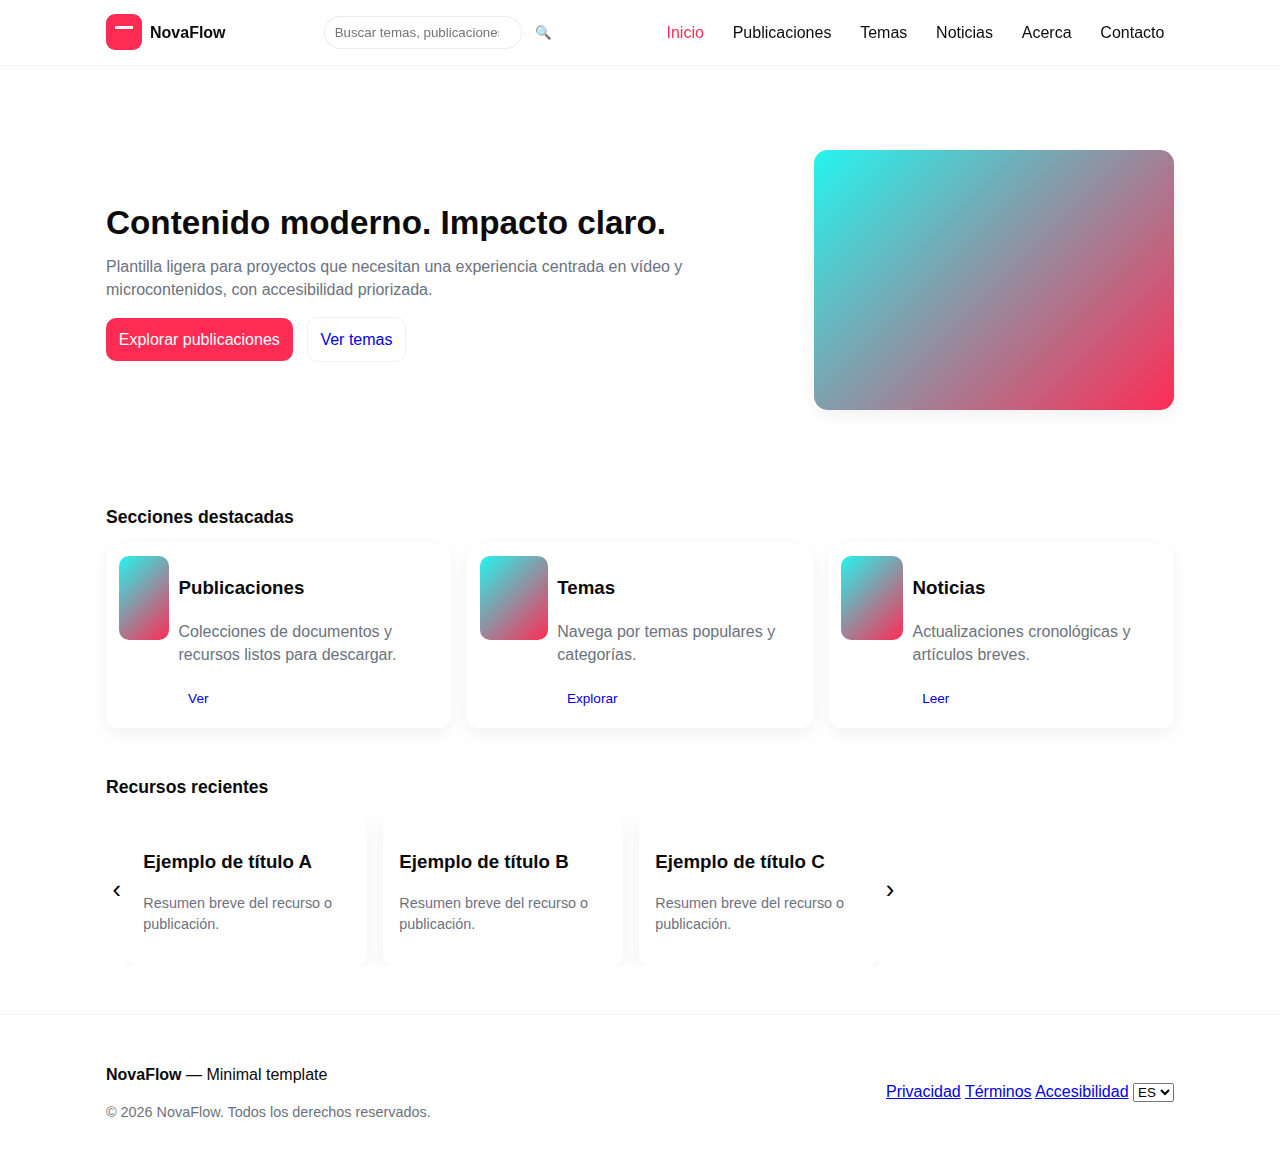
<file: index.html>
<!doctype html>
<html lang="es">
<head>
  <meta charset="utf-8" />
  <meta name="viewport" content="width=device-width,initial-scale=1" />
  <title>NovaFlow — Home</title>
  <meta name="description" content="Plantilla moderna y minimalista inspirada en la estructura de plataformas de contenido. Sitio de ejemplo." />
  <link rel="stylesheet" href="style.css" />
  <!-- Preconnect local fonts (if hosting) - otherwise system fonts -->
</head>
<body>
  <!-- Fixed header -->
  <header class="site-header" role="banner">
    <div class="container header-inner">
      <a class="brand" href="index.html" aria-label="NovaFlow home">
        <!-- simple SVG logo -->
        <svg width="36" height="36" viewBox="0 0 24 24" aria-hidden="true" focusable="false">
          <rect rx="6" width="24" height="24" fill="#FE2C55"></rect>
          <path d="M6 8h12v2H6z" fill="#fff" opacity="0.95"></path>
        </svg>
        <span class="brand-name">NovaFlow</span>
      </a>

      <form class="search" role="search" aria-label="Buscar en el sitio" onsubmit="return false;">
        <label for="site-search" class="sr-only">Buscar</label>
        <input id="site-search" type="search" placeholder="Buscar temas, publicaciones..." />
        <button aria-label="Buscar" class="btn-icon" type="submit">🔍</button>
      </form>

      <nav class="main-nav" role="navigation" aria-label="Main">
        <button id="nav-toggle" aria-expanded="false" aria-controls="main-menu" class="nav-toggle">☰</button>
        <ul id="main-menu" class="nav-list">
          <li><a href="index.html" class="active">Inicio</a></li>
          <li><a href="publications.html">Publicaciones</a></li>
          <li><a href="topics.html">Temas</a></li>
          <li><a href="news.html">Noticias</a></li>
          <li><a href="about.html">Acerca</a></li>
          <li><a href="contact.html">Contacto</a></li>
        </ul>
      </nav>
    </div>
  </header>

  <main id="main" class="site-main" tabindex="-1">
    <!-- Hero -->
    <section class="hero" aria-labelledby="hero-title">
      <div class="container hero-grid">
        <div class="hero-content">
          <h1 id="hero-title">Contenido moderno. Impacto claro.</h1>
          <p class="lead">Plantilla ligera para proyectos que necesitan una experiencia centrada en vídeo y microcontenidos, con accesibilidad priorizada.</p>
          <div class="hero-cta">
            <a class="btn primary" href="publications.html">Explorar publicaciones</a>
            <a class="btn ghost" href="topics.html">Ver temas</a>
          </div>
        </div>
        <div class="hero-visual" aria-hidden="true">
          <!-- decorative gradient + micro-card mock -->
          <div class="card-mock" role="img" aria-label="Mock preview visual"></div>
        </div>
      </div>
    </section>

    <!-- Highlights / Cards -->
    <section class="highlights" aria-labelledby="highlights-title">
      <div class="container">
        <h2 id="highlights-title" class="section-title">Secciones destacadas</h2>
        <ul class="card-grid" role="list">
          <li class="card">
            <div class="card-media" aria-hidden="true"></div>
            <div class="card-body">
              <h3>Publicaciones</h3>
              <p class="muted">Colecciones de documentos y recursos listos para descargar.</p>
              <a class="btn small" href="publications.html">Ver</a>
            </div>
          </li>
          <li class="card">
            <div class="card-media" aria-hidden="true"></div>
            <div class="card-body">
              <h3>Temas</h3>
              <p class="muted">Navega por temas populares y categorías.</p>
              <a class="btn small" href="topics.html">Explorar</a>
            </div>
          </li>
          <li class="card">
            <div class="card-media" aria-hidden="true"></div>
            <div class="card-body">
              <h3>Noticias</h3>
              <p class="muted">Actualizaciones cronológicas y artículos breves.</p>
              <a class="btn small" href="news.html">Leer</a>
            </div>
          </li>
        </ul>
      </div>
    </section>

    <!-- Carousel / Resources -->
    <section class="resources" aria-labelledby="resources-title">
      <div class="container">
        <h2 id="resources-title" class="section-title">Recursos recientes</h2>
        <div class="carousel" data-carousel>
          <button class="carousel-prev" aria-label="Anterior">‹</button>
          <ul class="carousel-track" role="list">
            <li class="carousel-item" tabindex="0">
              <article class="resource">
                <div class="thumb" aria-hidden="true"></div>
                <h3>Ejemplo de título A</h3>
                <p class="muted small">Resumen breve del recurso o publicación.</p>
              </article>
            </li>
            <li class="carousel-item" tabindex="0">
              <article class="resource">
                <div class="thumb" aria-hidden="true"></div>
                <h3>Ejemplo de título B</h3>
                <p class="muted small">Resumen breve del recurso o publicación.</p>
              </article>
            </li>
            <li class="carousel-item" tabindex="0">
              <article class="resource">
                <div class="thumb" aria-hidden="true"></div>
                <h3>Ejemplo de título C</h3>
                <p class="muted small">Resumen breve del recurso o publicación.</p>
              </article>
            </li>
          </ul>
          <button class="carousel-next" aria-label="Siguiente">›</button>
        </div>
      </div>
    </section>
  </main>

  <!-- Footer -->
  <footer class="site-footer" role="contentinfo">
    <div class="container footer-grid">
      <div>
        <p class="brand-foot"><strong>NovaFlow</strong> — Minimal template</p>
        <p class="muted small">© <span id="year"></span> NovaFlow. Todos los derechos reservados.</p>
      </div>
      <div class="footer-links">
        <a href="#">Privacidad</a>
        <a href="#">Términos</a>
        <a href="#">Accesibilidad</a>
        <select aria-label="Seleccionar idioma" id="lang-select">
          <option value="es">ES</option>
          <option value="en">EN</option>
        </select>
      </div>
    </div>
  </footer>

  <script src="main.js" defer></script>
</body>
</html>
</file>
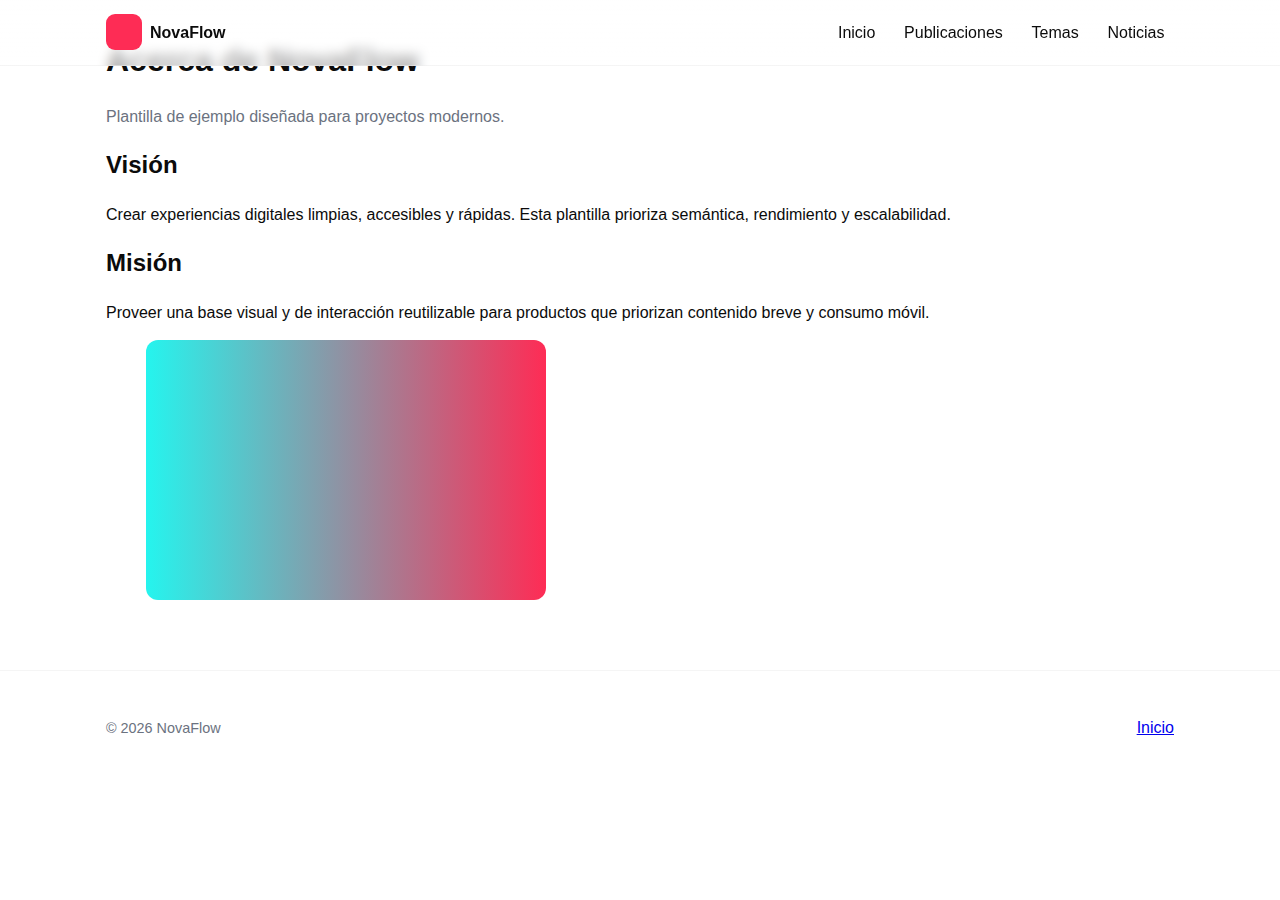
<file: about.html>
<!doctype html>
<html lang="es">
<head>
  <meta charset="utf-8" />
  <meta name="viewport" content="width=device-width,initial-scale=1" />
  <title>NovaFlow — Acerca de</title>
  <link rel="stylesheet" href="style.css" />
</head>
<body>
  <header class="site-header" role="banner">
    <div class="container header-inner">
      <a class="brand" href="index.html" aria-label="NovaFlow home"><svg width="36" height="36" viewBox="0 0 24 24" aria-hidden="true"><rect rx="6" width="24" height="24" fill="#FE2C55"></rect></svg><span class="brand-name">NovaFlow</span></a>
      <nav class="main-nav" role="navigation" aria-label="Main">
        <ul class="nav-list">
          <li><a href="index.html">Inicio</a></li>
          <li><a href="publications.html">Publicaciones</a></li>
          <li><a href="topics.html">Temas</a></li>
          <li><a href="news.html">Noticias</a></li>
        </ul>
      </nav>
    </div>
  </header>

  <main class="container about">
    <header class="page-header">
      <h1>Acerca de NovaFlow</h1>
      <p class="muted">Plantilla de ejemplo diseñada para proyectos modernos.</p>
    </header>

    <section class="about-grid">
      <div class="about-text">
        <h2>Visión</h2>
        <p>Crear experiencias digitales limpias, accesibles y rápidas. Esta plantilla prioriza semántica, rendimiento y escalabilidad.</p>

        <h2>Misión</h2>
        <p>Proveer una base visual y de interacción reutilizable para productos que priorizan contenido breve y consumo móvil.</p>
      </div>

      <figure class="about-visual" aria-hidden="true">
        <!-- decorative illustration -->
        <svg width="400" height="260" viewBox="0 0 400 260" role="img" aria-hidden="true">
          <rect width="100%" height="100%" rx="12" fill="url(#g1)"></rect>
          <defs><linearGradient id="g1" x1="0" x2="1"><stop offset="0" stop-color="#25F4EE"/><stop offset="1" stop-color="#FE2C55"/></linearGradient></defs>
        </svg>
      </figure>
    </section>
  </main>

  <footer class="site-footer">
    <div class="container footer-grid">
      <div><p class="muted small">© <span id="year5"></span> NovaFlow</p></div>
      <div><a href="index.html">Inicio</a></div>
    </div>
  </footer>

  <script src="main.js" defer></script>
</body>
</html>
</file>
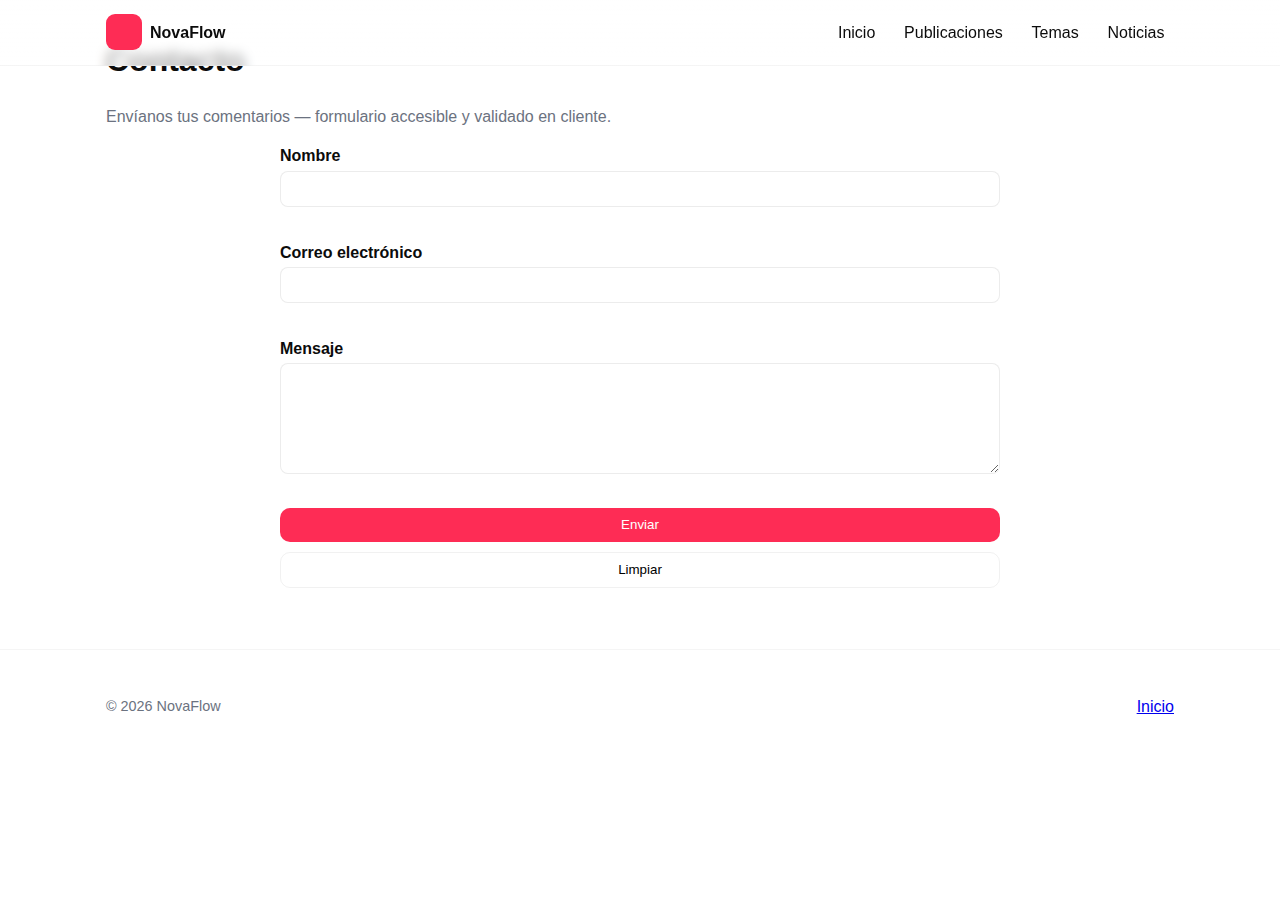
<file: contact.html>
<!doctype html>
<html lang="es">
<head>
  <meta charset="utf-8" />
  <meta name="viewport" content="width=device-width,initial-scale=1" />
  <title>NovaFlow — Contacto</title>
  <link rel="stylesheet" href="style.css" />
</head>
<body>
  <header class="site-header" role="banner">
    <div class="container header-inner">
      <a class="brand" href="index.html" aria-label="NovaFlow home"><svg width="36" height="36" viewBox="0 0 24 24" aria-hidden="true"><rect rx="6" width="24" height="24" fill="#FE2C55"></rect></svg><span class="brand-name">NovaFlow</span></a>
      <nav class="main-nav" role="navigation" aria-label="Main">
        <ul class="nav-list">
          <li><a href="index.html">Inicio</a></li>
          <li><a href="publications.html">Publicaciones</a></li>
          <li><a href="topics.html">Temas</a></li>
          <li><a href="news.html">Noticias</a></li>
        </ul>
      </nav>
    </div>
  </header>

  <main class="container">
    <header class="page-header">
      <h1>Contacto</h1>
      <p class="muted">Envíanos tus comentarios — formulario accesible y validado en cliente.</p>
    </header>

    <section class="contact-form">
      <form id="contact" novalidate>
        <div class="form-row">
          <label for="name">Nombre</label>
          <input id="name" name="name" type="text" required aria-required="true" />
          <span class="form-error" id="err-name" aria-live="polite"></span>
        </div>

        <div class="form-row">
          <label for="email">Correo electrónico</label>
          <input id="email" name="email" type="email" inputmode="email" required aria-required="true" />
          <span class="form-error" id="err-email" aria-live="polite"></span>
        </div>

        <div class="form-row">
          <label for="message">Mensaje</label>
          <textarea id="message" name="message" rows="6" required aria-required="true"></textarea>
          <span class="form-error" id="err-message" aria-live="polite"></span>
        </div>

        <div class="form-row form-actions">
          <button class="btn primary" type="submit">Enviar</button>
          <button class="btn ghost" type="reset">Limpiar</button>
        </div>

        <div id="form-status" aria-live="polite" class="form-status"></div>
      </form>
    </section>
  </main>

  <footer class="site-footer">
    <div class="container footer-grid">
      <div><p class="muted small">© <span id="year6"></span> NovaFlow</p></div>
      <div><a href="index.html">Inicio</a></div>
    </div>
  </footer>

  <script src="main.js" defer></script>
</body>
</html>
</file>
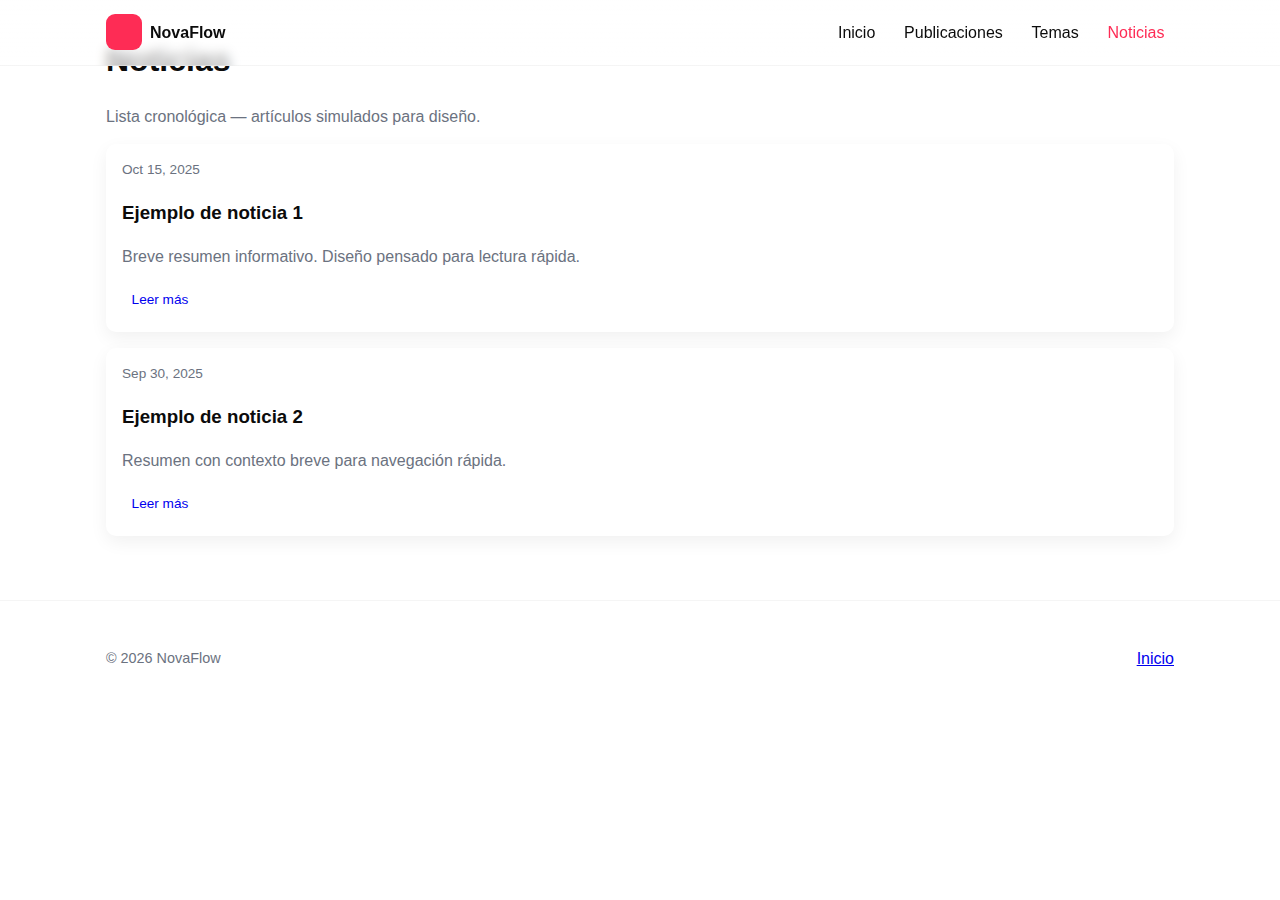
<file: news.html>
<!doctype html>
<html lang="es">
<head>
  <meta charset="utf-8" />
  <meta name="viewport" content="width=device-width,initial-scale=1" />
  <title>NovaFlow — Noticias</title>
  <link rel="stylesheet" href="style.css" />
</head>
<body>
  <header class="site-header" role="banner">
    <div class="container header-inner">
      <a class="brand" href="index.html" aria-label="NovaFlow home"><svg width="36" height="36" viewBox="0 0 24 24" aria-hidden="true"><rect rx="6" width="24" height="24" fill="#FE2C55"></rect></svg><span class="brand-name">NovaFlow</span></a>
      <nav class="main-nav" role="navigation" aria-label="Main">
        <ul class="nav-list">
          <li><a href="index.html">Inicio</a></li>
          <li><a href="publications.html">Publicaciones</a></li>
          <li><a href="topics.html">Temas</a></li>
          <li><a href="news.html" class="active">Noticias</a></li>
        </ul>
      </nav>
    </div>
  </header>

  <main class="container">
    <header class="page-header">
      <h1>Noticias</h1>
      <p class="muted">Lista cronológica — artículos simulados para diseño.</p>
    </header>

    <section class="news-list" aria-labelledby="news-list-title">
      <h2 id="news-list-title" class="sr-only">Lista de noticias</h2>
      <article class="news-item" aria-labelledby="n1-title">
        <time datetime="2025-10-15" class="news-date">Oct 15, 2025</time>
        <h3 id="n1-title">Ejemplo de noticia 1</h3>
        <p class="muted">Breve resumen informativo. Diseño pensado para lectura rápida.</p>
        <a href="#" class="btn small">Leer más</a>
      </article>

      <article class="news-item" aria-labelledby="n2-title">
        <time datetime="2025-09-30" class="news-date">Sep 30, 2025</time>
        <h3 id="n2-title">Ejemplo de noticia 2</h3>
        <p class="muted">Resumen con contexto breve para navegación rápida.</p>
        <a href="#" class="btn small">Leer más</a>
      </article>
    </section>
  </main>

  <footer class="site-footer">
    <div class="container footer-grid">
      <div><p class="muted small">© <span id="year4"></span> NovaFlow</p></div>
      <div><a href="index.html">Inicio</a></div>
    </div>
  </footer>

  <script src="main.js" defer></script>
</body>
</html>
</file>
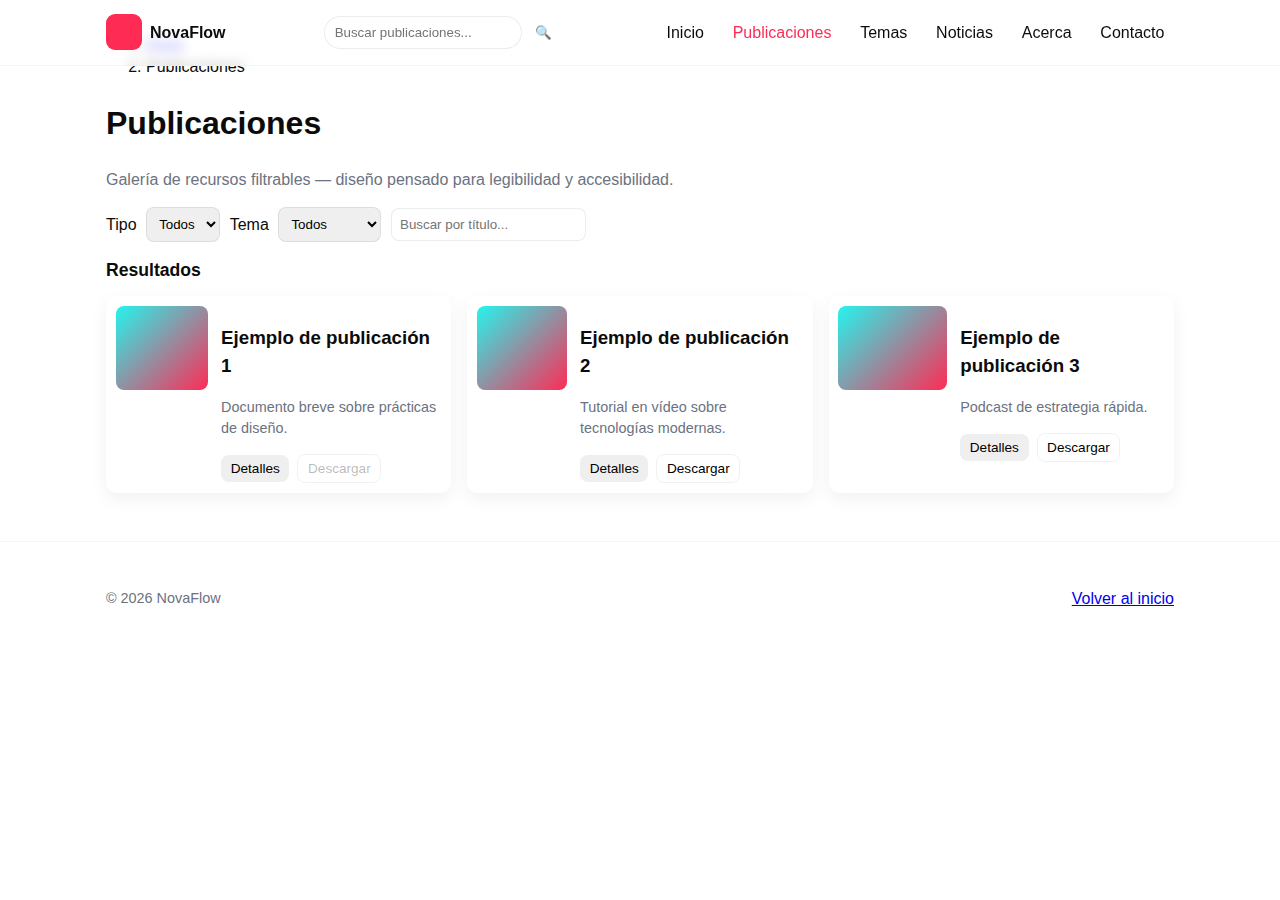
<file: publications.html>
<!doctype html>
<html lang="es">
<head>
  <meta charset="utf-8" />
  <meta name="viewport" content="width=device-width,initial-scale=1" />
  <title>NovaFlow — Publicaciones</title>
  <link rel="stylesheet" href="style.css" />
</head>
<body>
  <!-- Reuse header (duplicated for static site) -->
  <header class="site-header" role="banner">
    <div class="container header-inner">
      <a class="brand" href="index.html" aria-label="NovaFlow home">
        <svg width="36" height="36" viewBox="0 0 24 24" aria-hidden="true"><rect rx="6" width="24" height="24" fill="#FE2C55"></rect></svg>
        <span class="brand-name">NovaFlow</span>
      </a>
      <form class="search" role="search" aria-label="Buscar en publicaciones" onsubmit="return false;">
        <label class="sr-only" for="pub-search">Buscar publicaciones</label>
        <input id="pub-search" type="search" placeholder="Buscar publicaciones..." />
        <button aria-label="Buscar" class="btn-icon" type="submit">🔍</button>
      </form>
      <nav class="main-nav" role="navigation" aria-label="Main">
        <button id="nav-toggle-2" aria-expanded="false" aria-controls="main-menu-2" class="nav-toggle">☰</button>
        <ul id="main-menu-2" class="nav-list">
          <li><a href="index.html">Inicio</a></li>
          <li><a href="publications.html" class="active">Publicaciones</a></li>
          <li><a href="topics.html">Temas</a></li>
          <li><a href="news.html">Noticias</a></li>
          <li><a href="about.html">Acerca</a></li>
          <li><a href="contact.html">Contacto</a></li>
        </ul>
      </nav>
    </div>
  </header>

  <main id="main" class="container">
    <nav class="crumbs" aria-label="Breadcrumb">
      <ol>
        <li><a href="index.html">Inicio</a></li>
        <li aria-current="page">Publicaciones</li>
      </ol>
    </nav>

    <header class="page-header">
      <h1>Publicaciones</h1>
      <p class="muted">Galería de recursos filtrables — diseño pensado para legibilidad y accesibilidad.</p>
    </header>

    <section class="filters" aria-labelledby="filters-title">
      <h2 id="filters-title" class="sr-only">Filtros</h2>
      <div class="filter-controls">
        <label for="filter-type">Tipo</label>
        <select id="filter-type" aria-controls="pub-list">
          <option value="all">Todos</option>
          <option value="pdf">PDF</option>
          <option value="audio">Audio</option>
          <option value="video">Video</option>
        </select>

        <label for="filter-topic">Tema</label>
        <select id="filter-topic" aria-controls="pub-list">
          <option value="all">Todos</option>
          <option value="design">Diseño</option>
          <option value="strategy">Estrategia</option>
          <option value="tech">Tecnología</option>
        </select>

        <label for="filter-search" class="sr-only">Buscar publicaciones</label>
        <input id="filter-search" type="search" placeholder="Buscar por título..." />
      </div>
    </section>

    <section class="gallery" aria-labelledby="gallery-title">
      <h2 id="gallery-title" class="section-title">Resultados</h2>
      <ul id="pub-list" class="pub-grid" role="list">
        <!-- Example card items - simulated downloads (no real files) -->
        <li class="pub-card" data-type="pdf" data-topic="design">
          <div class="pub-thumb" aria-hidden="true"></div>
          <div class="pub-body">
            <h3>Ejemplo de publicación 1</h3>
            <p class="muted small">Documento breve sobre prácticas de diseño.</p>
            <div class="pub-actions">
              <button class="btn small" aria-label="Ver detalles">Detalles</button>
              <button class="btn small ghost" aria-label="Descargar" disabled>Descargar</button>
            </div>
          </div>
        </li>

        <li class="pub-card" data-type="video" data-topic="tech">
          <div class="pub-thumb" aria-hidden="true"></div>
          <div class="pub-body">
            <h3>Ejemplo de publicación 2</h3>
            <p class="muted small">Tutorial en vídeo sobre tecnologías modernas.</p>
            <div class="pub-actions">
              <button class="btn small" aria-label="Ver detalles">Detalles</button>
              <button class="btn small ghost" aria-label="Descargar">Descargar</button>
            </div>
          </div>
        </li>

        <li class="pub-card" data-type="audio" data-topic="strategy">
          <div class="pub-thumb" aria-hidden="true"></div>
          <div class="pub-body">
            <h3>Ejemplo de publicación 3</h3>
            <p class="muted small">Podcast de estrategia rápida.</p>
            <div class="pub-actions">
              <button class="btn small" aria-label="Ver detalles">Detalles</button>
              <button class="btn small ghost" aria-label="Descargar">Descargar</button>
            </div>
          </div>
        </li>

        <!-- add more as needed -->
      </ul>
    </section>
  </main>

  <footer class="site-footer">
    <div class="container footer-grid">
      <div><p class="muted small">© <span id="year2"></span> NovaFlow</p></div>
      <div><a href="index.html">Volver al inicio</a></div>
    </div>
  </footer>

  <script src="main.js" defer></script>
</body>
</html>
</file>
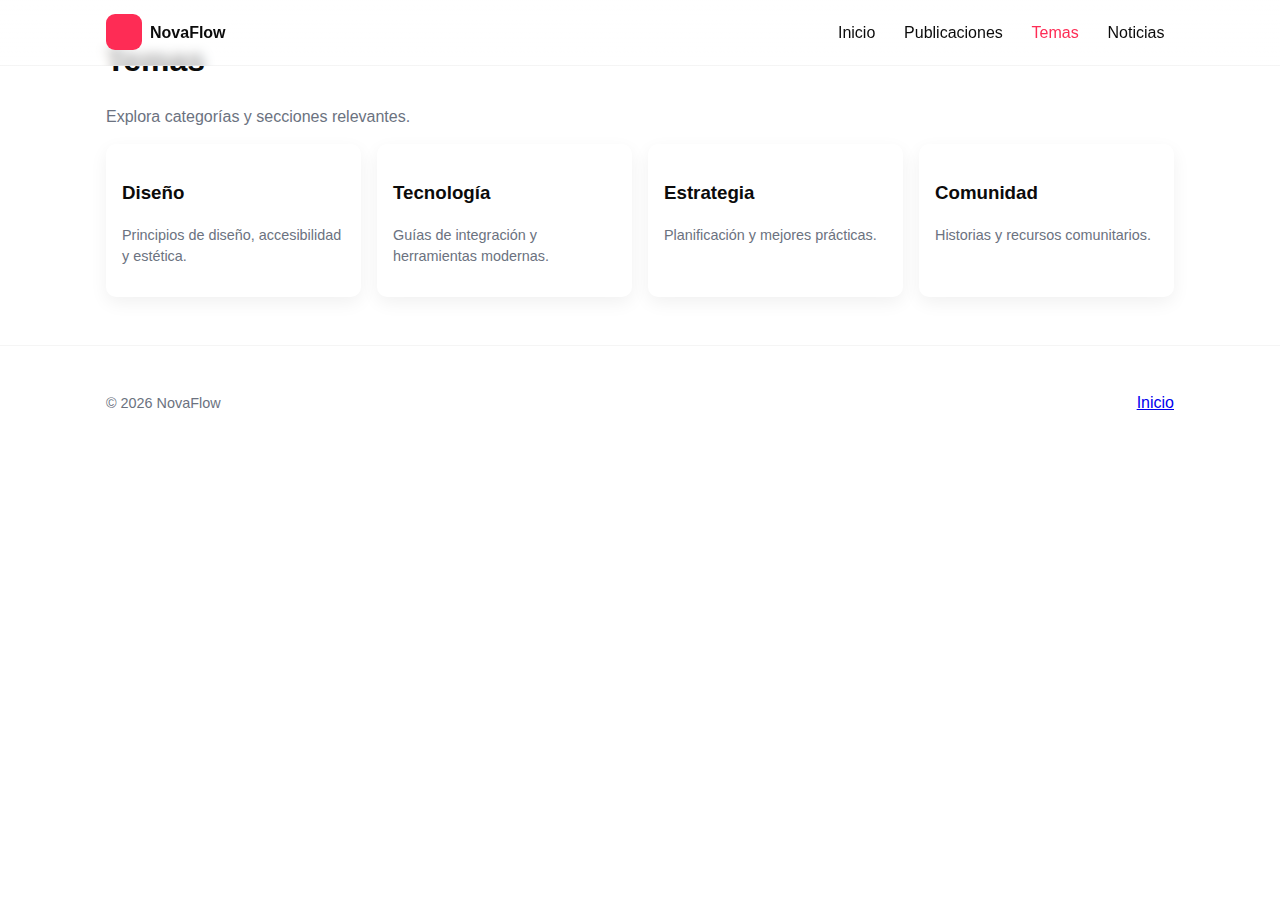
<file: topics.html>
<!doctype html>
<html lang="es">
<head>
  <meta charset="utf-8" />
  <meta name="viewport" content="width=device-width,initial-scale=1" />
  <title>NovaFlow — Temas</title>
  <link rel="stylesheet" href="style.css" />
</head>
<body>
  <!-- header -->
  <header class="site-header" role="banner">
    <div class="container header-inner">
      <a class="brand" href="index.html" aria-label="NovaFlow home"><svg width="36" height="36" viewBox="0 0 24 24" aria-hidden="true"><rect rx="6" width="24" height="24" fill="#FE2C55"></rect></svg><span class="brand-name">NovaFlow</span></a>
      <nav class="main-nav" role="navigation" aria-label="Main">
        <ul class="nav-list">
          <li><a href="index.html">Inicio</a></li>
          <li><a href="publications.html">Publicaciones</a></li>
          <li><a href="topics.html" class="active">Temas</a></li>
          <li><a href="news.html">Noticias</a></li>
        </ul>
      </nav>
    </div>
  </header>

  <main class="container">
    <header class="page-header">
      <h1>Temas</h1>
      <p class="muted">Explora categorías y secciones relevantes.</p>
    </header>

    <section class="topics-grid" aria-labelledby="topics-title">
      <h2 id="topics-title" class="sr-only">Grid de temas</h2>
      <ul class="topic-cards" role="list">
        <li class="topic-card" tabindex="0">
          <div class="topic-visual" aria-hidden="true"></div>
          <h3>Diseño</h3>
          <p class="muted small">Principios de diseño, accesibilidad y estética.</p>
        </li>
        <li class="topic-card" tabindex="0">
          <div class="topic-visual" aria-hidden="true"></div>
          <h3>Tecnología</h3>
          <p class="muted small">Guías de integración y herramientas modernas.</p>
        </li>
        <li class="topic-card" tabindex="0">
          <div class="topic-visual" aria-hidden="true"></div>
          <h3>Estrategia</h3>
          <p class="muted small">Planificación y mejores prácticas.</p>
        </li>
        <li class="topic-card" tabindex="0">
          <div class="topic-visual" aria-hidden="true"></div>
          <h3>Comunidad</h3>
          <p class="muted small">Historias y recursos comunitarios.</p>
        </li>
      </ul>
    </section>
  </main>

  <footer class="site-footer">
    <div class="container footer-grid">
      <div><p class="muted small">© <span id="year3"></span> NovaFlow</p></div>
      <div><a href="index.html">Inicio</a></div>
    </div>
  </footer>

  <script src="main.js" defer></script>
</body>
</html>
</file>
<file: style.css>
/* style.css — Minimal, accessible and responsive styles
   Variables, global resets, layout, components, utilities.
*/

/* ========== Variables & base ========== */
:root{
  --bg: #ffffff;
  --text: #0b0b0b;
  --muted: #6b7280;
  --accent: #FE2C55; /* fuchsia/red */
  --accent-2: #25F4EE; /* cyan */
  --radius: 10px;
  --container: 1100px;
  --shadow: 0 6px 18px rgba(11,11,11,0.06);
  --focus: 3px solid rgba(37,244,238,0.15);
  --transition: 180ms cubic-bezier(.2,.9,.3,1);
  font-family: -apple-system, BlinkMacSystemFont, "Inter", "Roboto", "Segoe UI", "Helvetica Neue", Arial, sans-serif;
}

/* Basic reset */
*{box-sizing:border-box}
html,body{height:100%}
body{
  margin:0;
  color:var(--text);
  background:var(--bg);
  -webkit-font-smoothing:antialiased;
  -moz-osx-font-smoothing:grayscale;
  line-height:1.45;
  font-size:16px;
}

/* Accessibility helper */
.sr-only{
  position:absolute!important;
  width:1px;height:1px;padding:0;margin:-1px;overflow:hidden;clip:rect(0,0,0,0);white-space:nowrap;border:0;
}

/* Container */
.container{max-width:var(--container);margin:0 auto;padding:1rem}

/* ========== Header ========== */
.site-header{position:fixed;left:0;right:0;top:0;background:linear-gradient(180deg, rgba(255,255,255,0.8), rgba(255,255,255,0.6));backdrop-filter: blur(6px);border-bottom:1px solid rgba(11,11,11,0.04);z-index:60}
.header-inner{display:flex;gap:1rem;align-items:center;justify-content:space-between;padding:.8rem 1rem}
.brand{display:flex;align-items:center;gap:.5rem;text-decoration:none;color:var(--text);font-weight:600}
.brand svg{border-radius:6px}
.brand-name{display:inline-block;vertical-align:middle}

/* Search */
.search{display:flex;align-items:center;gap:.4rem}
.search input{border:1px solid rgba(11,11,11,0.08);padding:.5rem .6rem;border-radius:999px;background:#fff;min-width:180px;outline:none}
.search input:focus{box-shadow:var(--focus)}
.btn-icon{background:none;border:0;padding:.4rem;border-radius:6px;cursor:pointer}

/* Navigation */
.main-nav{position:relative}
.nav-toggle{display:none;background:none;border:0;font-size:1.1rem;padding:.4rem}
.nav-list{display:flex;gap:.6rem;list-style:none;margin:0;padding:0}
.nav-list a{display:inline-block;padding:.5rem .6rem;border-radius:8px;text-decoration:none;color:var(--text);font-weight:500}
.nav-list a:focus,.nav-list a:hover{outline:none;box-shadow:var(--focus)}
.nav-list .active{color:var(--accent)}

/* ========== Hero ========== */
.site-main{padding-top:86px}
.hero{padding:3rem 0}
.hero-grid{display:grid;grid-template-columns:1fr 360px;gap:2rem;align-items:center}
.hero-content h1{font-size:clamp(1.5rem,2.6vw,2.4rem);margin:0 0 .5rem}
.lead{color:var(--muted);margin:0 0 1rem}
.hero-cta .btn{margin-right:.6rem}
.card-mock{height:260px;border-radius:14px;box-shadow:var(--shadow);background:linear-gradient(135deg,var(--accent-2),var(--accent));}

/* ========== Cards & grid ========== */
.section-title{font-size:1.1rem;margin-bottom:.8rem}
.card-grid{display:grid;grid-template-columns:repeat(auto-fit,minmax(220px,1fr));gap:1rem;list-style:none;padding:0;margin:0}
.card{background:#fff;border-radius:12px;padding:.8rem;box-shadow:var(--shadow);display:flex;gap:.6rem;align-items:flex-start}
.card-media{width:84px;height:84px;border-radius:10px;background:linear-gradient(135deg,var(--accent-2),var(--accent))}

/* ========== Carousel ========== */
.carousel{position:relative;display:flex;align-items:center}
.carousel-track{display:flex;gap:1rem;overflow:hidden;padding:0;margin:0;list-style:none;scroll-behavior:smooth}
.carousel-item{min-width:240px;flex:0 0 240px;background:#fff;border-radius:12px;padding:1rem;box-shadow:var(--shadow)}
.carousel-prev,.carousel-next{background:none;border:0;font-size:1.6rem;padding:.4rem;cursor:pointer}

/* ========== Publications gallery ========== */
.filters{margin:1rem 0}
.filter-controls{display:flex;gap:.6rem;align-items:center;flex-wrap:wrap}
.filter-controls select,.filter-controls input{padding:.5rem;border-radius:8px;border:1px solid rgba(11,11,11,.08)}

/* pub grid */
.pub-grid{display:grid;grid-template-columns:repeat(auto-fit,minmax(260px,1fr));gap:1rem;list-style:none;padding:0;margin:0}
.pub-card{display:flex;gap:.8rem;background:#fff;padding:.6rem;border-radius:10px;box-shadow:var(--shadow)}
.pub-thumb{width:120px;height:84px;border-radius:8px;background:linear-gradient(135deg,var(--accent-2),var(--accent))}
.pub-actions{display:flex;gap:.5rem;align-items:center}
.btn.small{padding:.4rem .6rem;font-size:.85rem;border-radius:8px}

/* ========== Topics grid ========== */
.topic-cards{display:grid;grid-template-columns:repeat(auto-fit,minmax(220px,1fr));gap:1rem;list-style:none;padding:0;margin:0}
.topic-card{background:#fff;padding:1rem;border-radius:10px;box-shadow:var(--shadow);transition:transform var(--transition);cursor:pointer}
.topic-card:focus,.topic-card:hover{transform:translateY(-6px);outline:none;box-shadow:0 14px 30px rgba(11,11,11,0.08)}

/* ========== News & about ========== */
.news-item{background:#fff;padding:1rem;border-radius:10px;margin-bottom:1rem;box-shadow:var(--shadow)}
.news-date{display:block;color:var(--muted);font-size:.85rem;margin-bottom:.4rem}

/* ========== Contact form ========== */
.contact-form{max-width:720px;margin:0 auto}
.form-row{display:flex;flex-direction:column;margin-bottom:.8rem}
.form-row label{font-weight:600;margin-bottom:.2rem}
.form-row input,.form-row textarea{padding:.6rem;border-radius:8px;border:1px solid rgba(11,11,11,.08)}
.form-row input:focus,.form-row textarea:focus{box-shadow:var(--focus);outline:none}
.form-actions{display:flex;gap:.6rem}
.form-error{color:#b00020;font-size:.9rem;height:1.1rem;margin-top:.2rem}
.form-status{margin-top:.6rem;color:var(--muted)}

/* ========== Footer ========== */
.site-footer{border-top:1px solid rgba(11,11,11,0.04);padding:1rem 0;margin-top:2rem}
.footer-grid{display:flex;justify-content:space-between;align-items:center;gap:1rem}

/* Buttons */
.btn{display:inline-block;text-decoration:none;border:0;padding:.6rem .8rem;border-radius:10px;cursor:pointer}
.btn.primary{background:var(--accent);color:#fff}
.btn.ghost{background:transparent;border:1px solid rgba(11,11,11,0.06)}
.btn.small{padding:.4rem .6rem;font-size:.85rem}

/* Utilities */
.muted{color:var(--muted)}
.small{font-size:.9rem}
.center-404{min-height:80vh;display:flex;flex-direction:column;align-items:center;justify-content:center;text-align:center}

/* Responsive */
@media (max-width:900px){
  .hero-grid{grid-template-columns:1fr}
  .nav-list{display:none;position:absolute;right:1rem;top:56px;background:#fff;border-radius:8px;padding:.6rem;box-shadow:var(--shadow);flex-direction:column}
  .nav-toggle{display:inline-block}
  .search input{min-width:120px}
}
</file>
